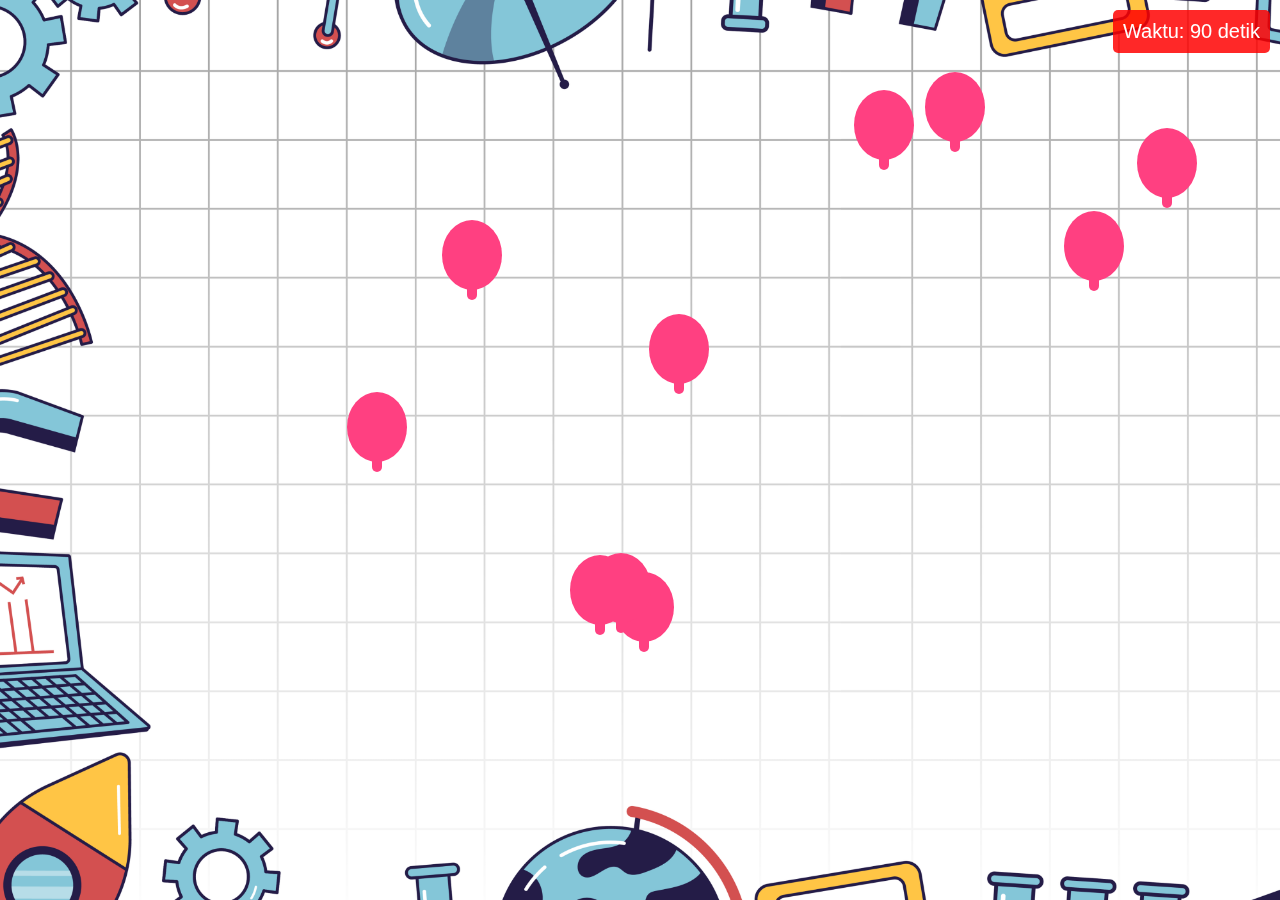
<file: Balon.html>
<!DOCTYPE html>
<html lang="id">
<head>
    <meta charset="UTF-8">
    <meta name="viewport" content="width=device-width, initial-scale=1.0">
    <title>Game Matematika Sederhana</title>
    <link rel="stylesheet" href="./CSS/Balon.css">
</head>
<body>
    <div id="game-container">
        <div id="overlay" class="hidden"></div>
        <div id="question-box" class="hidden">
            <p id="question"></p>
            <input type="number" id="answer" placeholder="Jawaban Anda">
            <button id="submit">Kirim</button>
        </div>
        <div id="custom-alert" class="hidden">
            <p id="alert-message"></p>
            <button id="alert-ok">OK</button>
        </div>
        <div id="confetti-container"></div>

        <!-- Timer dan skor akhir -->
        <div id="timer">Waktu: <span id="time-left">90</span> detik</div>
        
        <!-- Di dalam div id="game-container" -->
        <div id="result-popup" class="hidden">
            <div class="popup-content">
                <h2 id="result-message"></h2>
                <p>Anda berhasil memecahkan <span id="score"></span> balon.</p>
                <button id="restart-btn">Mulai Ulang</button>
                <a id="next-btn" href="pick.html" class="button">Kembali</a>
            </div>
        </div>
        <audio id="pop-sound" src="./ASSET/pop.mp3"></audio>
        <audio id="correct-sound" src="./ASSET/yay.mp3"></audio>
        <audio id="wrong-sound" src="./ASSET/wrong.mp3"></audio>
    </div>

    <script>
    const gameContainer = document.getElementById('game-container');
    const questionBox = document.getElementById('question-box');
    const questionElement = document.getElementById('question');
    const answerInput = document.getElementById('answer');
    const submitButton = document.getElementById('submit');
    const overlay = document.getElementById('overlay');
    const customAlert = document.getElementById('custom-alert');
    const alertMessage = document.getElementById('alert-message');
    const alertOk = document.getElementById('alert-ok');
    const confettiContainer = document.getElementById('confetti-container');
    const timerElement = document.getElementById('time-left');
    const resultPopup = document.getElementById('result-popup');
    const resultMessage = document.getElementById('result-message');
    const scoreElement = document.getElementById('score');
    const restartBtn = document.getElementById('restart-btn');
    const nextBtn = document.getElementById('next-btn');

    let currentAnswer = 0;
    let currentBalloon = null;
    let balloons = [];
    let score = 0;
    let balloonsPopped = 0; // Menambahkan variabel untuk menghitung balon yang dipecahkan
    let timeLeft = 90;
    let timerInterval;

    function getRandomNumber(min, max) {
        return Math.floor(Math.random() * (max - min + 1)) + min;
    }

    function getRandomOperator() {
        const operators = ['+', '-', 'x'];
        return operators[Math.floor(Math.random() * operators.length)];
    }

    function calculateAnswer(num1, num2, operator) {
        switch (operator) {
            case '+':
                return num1 + num2;
            case '-':
                return num1 - num2;
            case 'x':
                return num1 * num2;
        }
    }

    function createBalloons(count, questionCount) {
        for (let i = 0; i < count; i++) {
            const balloon = document.createElement('div');
            balloon.classList.add('balloon');
            balloon.style.left = `${Math.random() * 90}%`;
            balloon.style.top = `${Math.random() * 70}%`;
            balloon.style.animation = `float ${3 + Math.random() * 2}s ease-in-out infinite`;
            balloon.style.animationDelay = `${Math.random() * 2}s`;
            
            // Menentukan apakah balon ini memiliki soal atau tidak
            if (i < questionCount) {
                balloon.dataset.hasQuestion = 'true';
                balloon.addEventListener('click', onBalloonClick);
            } else {
                balloon.dataset.hasQuestion = 'false';
                balloon.addEventListener('click', onEmptyBalloonClick);
            }
            
            gameContainer.appendChild(balloon);
            balloons.push(balloon);
        }
        // Mengacak urutan balon
        shuffleArray(balloons);
    }

    function shuffleArray(array) {
        for (let i = array.length - 1; i > 0; i--) {
            const j = Math.floor(Math.random() * (i + 1));
            [array[i], array[j]] = [array[j], array[i]];
        }
    }

    function onBalloonClick(event) {
        currentBalloon = event.target;
        createParticles(currentBalloon);
        currentBalloon.style.visibility = 'hidden';
        currentBalloon.removeEventListener('click', onBalloonClick);
        playSound('pop-sound');
        balloonsPopped++; // Tambahkan ini
        setTimeout(() => {
            showQuestion();
        }, 1000);
    }

    function createParticles(balloon) {
        for (let i = 0; i < 20; i++) {
            const particle = document.createElement('div');
            particle.classList.add('particle');
            gameContainer.appendChild(particle);

            const rect = balloon.getBoundingClientRect();
            const x = rect.left + rect.width / 2;
            const y = rect.top + rect.height / 2;

            particle.style.left = `${x}px`;
            particle.style.top = `${y}px`;

            const angle = Math.random() * Math.PI * 2;
            const speed = Math.random() * 5 + 2;
            const dx = Math.cos(angle) * speed;
            const dy = Math.sin(angle) * speed;

            animateParticle(particle, dx, dy);
        }
    }

    function animateParticle(particle, dx, dy) {
        let x = parseFloat(particle.style.left);
        let y = parseFloat(particle.style.top);
        let opacity = 1;

        function update() {
            x += dx;
            y += dy;
            opacity -= 0.02;

            particle.style.left = `${x}px`;
            particle.style.top = `${y}px`;
            particle.style.opacity = opacity;

            if (opacity > 0) {
                requestAnimationFrame(update);
            } else {
                particle.remove();
            }
        }

        requestAnimationFrame(update);
    }

    function showQuestion() {
        const num1 = getRandomNumber(-10, 10);
        const num2 = getRandomNumber(-10, 10);
        const operator = getRandomOperator();

        currentAnswer = calculateAnswer(num1, num2, operator);

        let questionText = '';
        if (num1 < 0) {
            questionText += `(${num1})`;
        } else {
            questionText += num1;
        }
        questionText += ` ${operator} `;
        if (num2 < 0) {
            questionText += `(${num2})`;
        } else {
            questionText += num2;
        }
        questionText += ' = ?';

        questionElement.textContent = questionText;
        overlay.classList.remove('hidden');
        overlay.classList.add('show');
        questionBox.classList.remove('hidden');
        questionBox.classList.add('show');
        answerInput.value = '';
        answerInput.focus();
    }

    function checkAnswer() {
        const userAnswer = parseInt(answerInput.value);

        if (userAnswer === currentAnswer) {
            showCustomAlert('Benar! Jawaban yang bagus!');
            playSound('correct-sound');
            removeBalloon();
            score++;
            balloonsPopped++;
        } else {
            showCustomAlert('Maaf, jawaban salah. Coba lagi!');
            playSound('wrong-sound'); // Pastikan ini dipanggil
            resetBalloon();
        }
    }

    function showCustomAlert(message) {
        alertMessage.textContent = message;
        customAlert.classList.remove('hidden');
        customAlert.classList.add('show');
        overlay.classList.remove('hidden');
        overlay.classList.add('show');
    }

    function hideCustomAlert() {
        customAlert.classList.remove('show');
        overlay.classList.remove('show');
        questionBox.classList.remove('show');
        setTimeout(() => {
            customAlert.classList.add('hidden');
            overlay.classList.add('hidden');
            questionBox.classList.add('hidden');
        }, 300); // Sesuaikan dengan durasi animasi
    }

    function removeBalloon(balloon) {
        const index = balloons.indexOf(balloon);
        if (index > -1) {
            balloons.splice(index, 1);
        }
        balloon.remove();
        if (balloon === currentBalloon) {
            currentBalloon = null;
        }
        checkGameCompletion();
    }

    function resetBalloon() {
        currentBalloon.style.visibility = 'visible';
        currentBalloon = null;
    }

    function createConfetti() {
        for (let i = 0; i < 100; i++) {
            const confetti = document.createElement('div');
            confetti.classList.add('confetti');
            confetti.style.left = `${Math.random() * 100}%`;
            confetti.style.animationDuration = `${Math.random() * 2 + 2}s`;
            confetti.style.animationDelay = `${Math.random() * 2}s`;
            confetti.style.backgroundColor = `hsl(${Math.random() * 360}, 100%, 50%)`;
            confetti.style.width = `${Math.random() * 10 + 5}px`;
            confetti.style.height = `${Math.random() * 10 + 5}px`;
            confettiContainer.appendChild(confetti);
        }
    }

    function checkGameCompletion() {
        if (balloons.length === 0 || balloons.every(balloon => balloon.dataset.hasQuestion === 'false')) {
            endGame(true);
        }
    }

    function startTimer() {
        timerInterval = setInterval(() => {
            timeLeft--;
            timerElement.textContent = timeLeft;

            if (timeLeft === 0) {
                endGame(false);
            }
        }, 1000);
    }

    function endGame(isWin = false) {
        clearInterval(timerInterval);
        
        if (isWin) {
            createConfetti();
            resultMessage.textContent = 'Selamat! Anda berhasil memecahkan semua balon!';
        } else {
            resultMessage.textContent = 'Waktu habis!';
        }
        
        // Selalu tampilkan jumlah balon yang dipecahkan
        document.querySelector('#result-popup .popup-content p').style.display = 'block';
        scoreElement.textContent = balloonsPopped;
        
        resultPopup.classList.remove('hidden');
        resultPopup.classList.add('show');
    }

    restartBtn.addEventListener('click', () => {
        location.reload();
    });

    nextBtn.addEventListener('click', (e) => {
        // If you have specific logic to execute before navigating, do it here
        // e.g., saving state or showing a confirmation dialog

        // If you don't need to prevent the default action, you can remove e.preventDefault()
        // e.preventDefault(); // Remove this line if you want the default navigation to occur
    });

    answerInput.addEventListener('keyup', (e) => {
        if (e.key === 'Enter') {
            checkAnswer();
        }
    });

    alertOk.addEventListener('click', hideCustomAlert);

    overlay.addEventListener('click', (e) => {
        if (e.target === overlay) {
            hideCustomAlert();
            resetBalloon();
        }
    });

    submitButton.addEventListener('click', checkAnswer);

    // Inisialisasi game
    createBalloons(10, 7); // 10
    startTimer();

    function playSound(soundId) {
        const sound = document.getElementById(soundId);
        sound.currentTime = 0; // Reset audio ke awal
        sound.play();
    }

    document.addEventListener('click', function() {
        document.removeEventListener('click', arguments.callee);
        const audio = document.createElement('audio');
        audio.src = 'sounds/silent.mp3'; // File audio kosong atau sangat pendek
        audio.play().then(() => {
            // Audio sudah diizinkan
        }).catch(error => {
            console.log('Autoplay tidak diizinkan');
        });
    }, { once: true });

    function onEmptyBalloonClick(event) {
        const balloon = event.target;
        createParticles(balloon);
        balloon.style.visibility = 'hidden';
        balloon.removeEventListener('click', onEmptyBalloonClick);
        playSound('pop-sound');
        balloonsPopped++; // Tambahkan ini
        showCustomAlert('Balon kosong!');
        setTimeout(() => {
            removeBalloon(balloon);
        }, 1000);
    }
    </script>
</body>
</html>
</file>
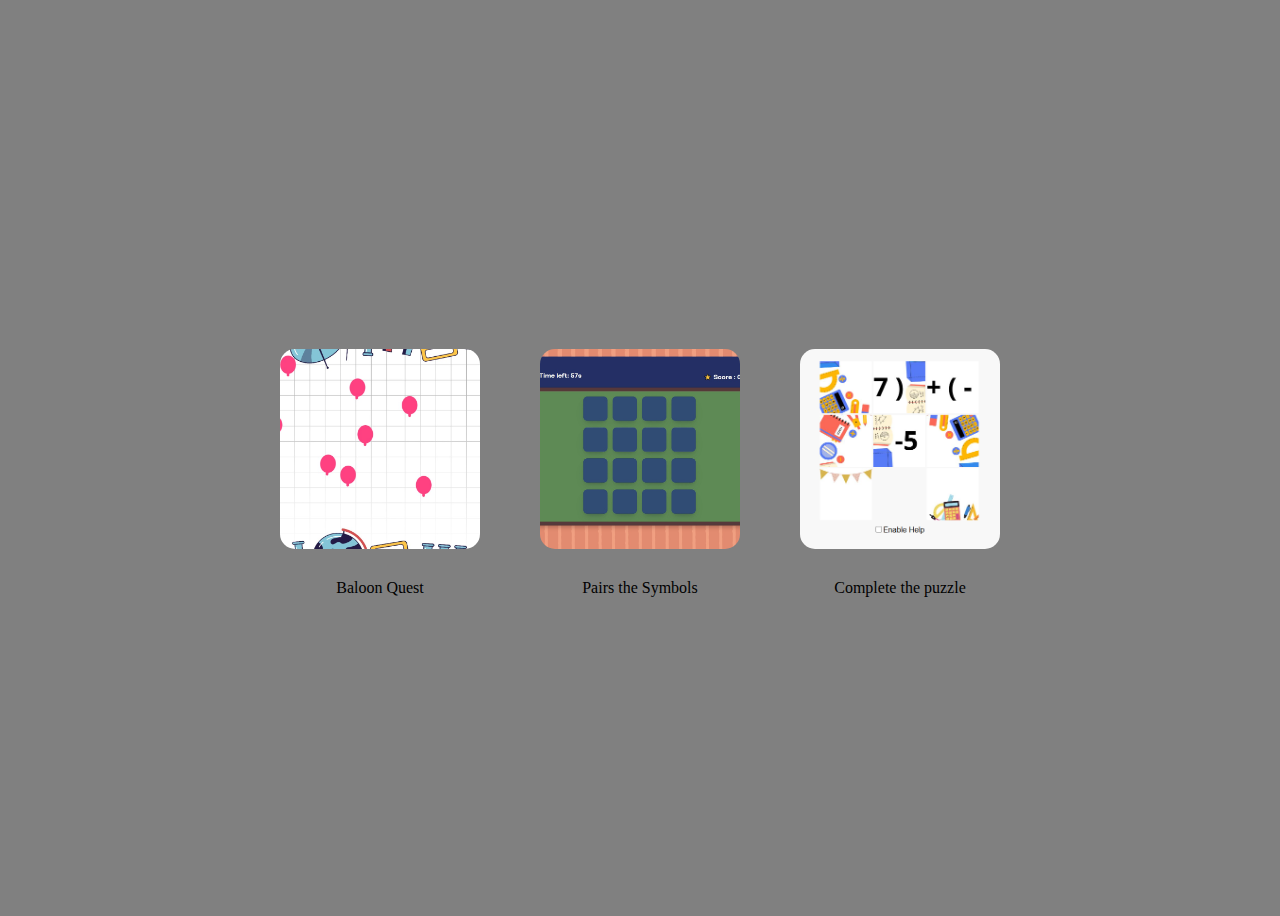
<file: pick.html>
<!DOCTYPE html>
<html lang="en">
<head>
    <meta charset="UTF-8">
    <meta name="viewport" content="width=device-width, initial-scale=1.0">
    <title>Kotak Tengah</title>
    <style>
        html {
            user-select: none;
            -moz-user-select: none;
            -webkit-user-select: none;
            -webkit-user-drag: none;
        }
        body{
            background-color: grey;
            user-select: none;
            -moz-user-select: none;
            -webkit-user-select: none;
            -webkit-user-drag: none;
        }
        .container {
            display: flex;
            justify-content: center;
            align-items: center;
            height: 100vh;
            flex-wrap: wrap; /* Allow items to wrap to the next line */
        }
        @media (max-width: 600px) {
            .container {
                flex-direction: column; /* Stack items vertically */
            }
            .box {
                width: 200px; /* Adjust width to fit the screen */
                margin: 10px 0; /* Adjust margin for vertical spacing */
            }
        }
        .box {
            height: 200px;
            margin: 30px;
            background-color: lightblue;
            display: flex;
            justify-content: center;
            align-items: center;
            text-align: center;
            cursor: pointer;
            transition: ease-in 0.1s;
            min-width: 200px; /* Set a minimum width to prevent shrinking */
        }
        .box:hover{
            transform: translateY(-4px);
            transition: ease-in 0.1s;
        }
        #satu{
            background-image: url(./ASSET/baloon.jpeg);
            background-size: cover;
            background-position: center;
            border-radius: 15px;
        }
        #dua{
            background-image: url(./ASSET/pairs.jpeg);
            background-size: cover;
            background-position: center;
            border-radius: 15px;
        }
        #tiga{
            background-image: url(./ASSET/puzzle.png);
            background-size: cover;
            background-position: center;
            border-radius: 15px;
        }
        .box-name {
            margin-top: 5px;
            text-align: center;
        }
    </style>
</head>
<body>
    <div class="container">
        <div>
            <a href="Balon.html" class="box" id="satu"></a>
            <div class="box-name">Baloon Quest</div>
        </div>
        <div>
            <a href="reallylastpair.html" class="box" id="dua"></a>
            <div class="box-name">Pairs the Symbols</div>
        </div>
        <div>
            <a href="puzzlefix.html" class="box" id="tiga"></a>
            <div class="box-name">Complete the puzzle</div>
        </div>
    </div>
</body>
</html>
</file>
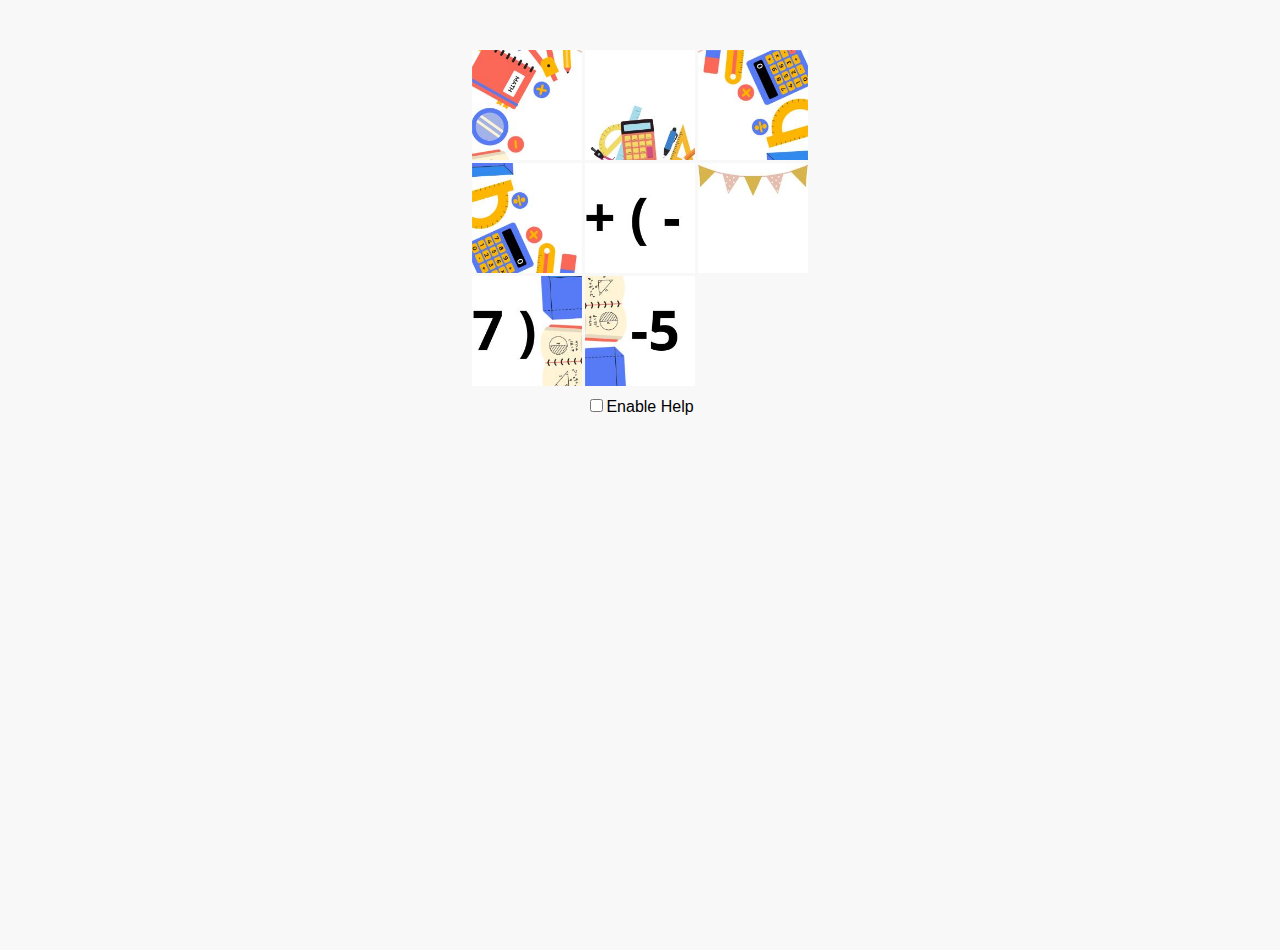
<file: puzzlefix.html>
<!DOCTYPE html>
<html>
<head>
    <meta name="viewport" content="width=device-width, initial-scale=1.0"/>
    <title>Puz</title>
    <style>
        @font-face {
            font-family: Lucida;
            src: url('resources/fonts/Monaco.ttf');
        }

        * {
            font-family: Arial;
            box-sizing: border-box;
        }
        html, body {
            height: 100%;
        }
        html {
            user-select: none;
            -moz-user-select: none;
            -webkit-user-select: none;
            -webkit-user-drag: none;
        }
        body {
            margin: 0px;
            background-color: #f8f8f8;
            user-select: none;
            -moz-user-select: none;
            -webkit-user-select: none;
            -webkit-user-drag: none;
        }

        /* #heading_Container {
            margin-top: 0px;
            height: 110px;
            display: flex;
            background-color: white;
            box-shadow: 0 2px 4px 0 rgba(0,0,0,0.16);
            font-weight: 10px;
            flex-direction: column;
            justify-content: center;    
        } */

        #heading_Container > div#head {
            height: 30px;
            letter-spacing: 2px;
            font-size: 30px;
            display: flex;
            margin: 0 auto;
        }

        div#game {
            height: 336px;
            position: relative;
            width: 336px;
            margin: auto auto;
            margin-top: 50px;
        }

        li.tile {
            display: inline-block;
            height: 110px;
            width: 110px;
            position: absolute;
            transition: 0.3s;
            cursor: pointer;
            background-size: contain;
        }

        #blank {
            cursor: default;
            border: none;
        }
        #help {
            margin-top: 10px;
            text-align: center;
        }
        span.number {
            display: none;
            width: 30px;
            border: 1px solid black;
            background-color: rgba(255,255,255,0.3);
            text-align: center;
            font-size: 25px;
        }

        div#frame {
            display: none; /* Hide the frame element */
            /* Removed background and shadow properties */
        }

        /* #changeimage {
            position: absolute;
            left: 50px;
            display: inline-block;
            height: 50px;
            width: 50px;
            background-image: url('resources/pictures/icons/options.png');
            background-repeat: no-repeat;
            background-size: 100% 100%;
            cursor: pointer;
        } */

        #wrapper {
            position: absolute;
            width: 100%;
            height: 100%;
            border: 8px solid black;
            z-index: 9999;
            background: rgba(0,0,0,0.6);
            padding-top: 15%;
            display: none;
        }

        #img-container {
            margin: auto auto;
            height: 50%;
            border: 1px solid white;
            width: 60%; 
            background-color: rgba(255,255,255,0.9);
            text-align: center;
            font-size: 30px;
            padding-top: 10px;
        }

        .imageselect:hover {
            cursor: pointer;
            display: inline-block;
            box-shadow: 0 4px 8px 0 rgba(0, 0, 0, 0.2), 0 6px 20px 0 rgba(0, 0, 0, 0.19);
        }

        @media screen and (max-width: 1209px) {
            div#frame { 
                display: none; 
            }

            #img-container {
                height: 100%;
                margin: 0 0;
                width: 100%;
            }

            #wrapper {
                padding-top: 0px;
            }

            #heading_Container {
                height: 50px;
            }

            #changeimage {
                height: 30px;
                width: 30px;
                left: 10px;
            }
        }

        .overlay {
            display: none;
            position: fixed;
            top: 0;
            left: 0;
            width: 100%;
            height: 100%;
            background-color: rgba(0, 0, 0, 0.5);
            z-index: 5;
        }

        .popup {
            display: none;
            position: fixed;
            top: 50%;
            left: 50%;
            transform: translate(-50%, -50%);
            background-color: white;
            padding: 30px;
            border: none;
            z-index: 10;
            text-align: center;
            border-radius: 15px;
            box-shadow: 0px 5px 15px rgba(0, 0, 0, 0.2);
            transition: transform 0.3s ease, opacity 0.3s ease;
        }

        .popup.show {
            display: block;
            opacity: 1;
            transform: translate(-50%, -50%);
        }

        .popup p {
            margin-bottom: 10px;
            font-size: 18px;
            font-weight: bold;
        }

        .popup input[type="number"] {
            width: 100%;
            padding: 5px;
            margin-bottom: 10px;
            border: 1px solid #ccc;
            border-radius: 3px;
        }

        .popup button {
            width: 100%;
            padding: 10px;
            background-color: #1371ff;
            color: white;
            border: none;
            border-radius: 3px;
            cursor: pointer;
        }

        .popup button:hover {
            background-color: #194fc2;
        }

        .win-stars {
            display: flex;
            justify-content: center;
            margin-bottom: 10px;
        }

        .win-stars div {
            width: 20px;
            height: 20px;
            background-color: gold;
            border-radius: 50%;
            margin: 0 5px;
        }

        .final-score {
            text-align: center;
            font-size: 14px;
            color: #666;
        }

        .button-container {
            display: flex;
            justify-content: center;
            gap: 20px;
            margin-top: 20px;
        }

        .button, #submitWin {
            background-color: #007BFF; /* Primary blue color */
            color: white;
            border: none;
            padding: 10px 20px;
            border-radius: 8px;
            cursor: pointer;
            font-size: 16px;
            transition: background-color 0.3s ease;
        }

        .button:hover, #submitWin:hover {
            background-color: #0056b3; /* Darker blue on hover */
        }

        #submitWin {
            margin-top: 10px; /* Add some space above the submit button */
        }
    </style>
</head>
<body>
    <div id="heading_Container">
        <div id="changeimage"></div>
        <!-- <div id="head">Slider Puzzle</div> -->
    </div>
    <div id="frame"></div>
    <div id="game">
        <li class="tile" id="1"><span class="number">1</span></li>
        <li class="tile" id="2"><span class="number">2</span></li>
        <li class="tile" id="3"><span class="number">3</span></li>
        <li class="tile" id="4"><span class="number">4</span></li>
        <li class="tile" id="5"><span class="number">5</span></li>
        <li class="tile" id="6"><span class="number">6</span></li>
        <li class="tile" id="7"><span class="number">7</span></li>
        <li class="tile" id="8"><span class="number">8</span></li>
        <li class="tile" id="blank"><span></span></li>
    </div>
    <div id="help">
        <input type="checkbox" name="enablehelp" onchange="shownumbers();">Enable Help
        <div id="inputContainer" style="display: none;">
            <input type="number" id="winInput" placeholder="Enter the Answer">
            <button id="submitWin">Submit</button>
        </div>
    </div>
    <div class="overlay" id="overlay"></div>
    <div class="popup" id="popupWin">
        <p>Congrats you have been finished the puzzle!</p>
        <div id="win-stars" class="win-stars"></div>
        <div id="final-score" class="final-score"></div>
        <div class="button-container">
            <button class="button" id="homeButton">🏠︎</button>
            <button class="button" id="menuButton">≡</button>
            <button class="button" id="retryButton">↺</button>
        </div>
    </div>
    <script>
        var game = new Object();
        game.tiles = Array.from(document.getElementsByClassName('tile')); //is our board
        game.folders = ["pug"]; //while randoming pictures
        game.gameStarted = false;
        game.img = {1:"1.jpg", //for setting the board up
                    2:"2.jpg",
                    3:"3.jpg",
                    4:"4.jpg",
                    5:"5.jpg",
                    6:"6.jpg",
                    7:"7.jpg",
                    8:"8.jpg",
                    9:""};
        game.blanktile = document.getElementById('blank'); //the blank tile
        game.winCondition = Array.from(document.getElementsByClassName('tile')); //current game condition will be checked against this
        game.helpenabled = false;
        game.frame = document.getElementById('frame');
        game.wrapper = document.getElementById('wrapper');
        game.slectImg = document.getElementsByClassName('imgsel');
        game.options = document.getElementById('changeimage');

        function setPuzzleImage() {
            // Removed the line setting the frame background image
            for (var i = 0; i < game.tiles.length; i++) {
                var tileImg = i + 1;
                game.tiles[i].style.backgroundImage = "url('" + "resources/pictures/pug/" + game.img[tileImg] + "')";
            }
        }

        function addClickEvent(){ //adding click event to each tile
            for(var i=0;i<game.tiles.length-1;i++){
                game.tiles[i].addEventListener('click',function(){
                    shiftPuzzle(this);
                    win();
                });
            }

            for(var i=0;i<game.slectImg.length;i++){
                game.slectImg[i].addEventListener('click',function () {
                    game.tiles = Array.from(document.getElementsByClassName('tile'));
                    setPuzzleImage();
                    setTiles(game);
                    game.wrapper.style.display="none";
                });
            }

            game.options.addEventListener('click',function () {
                game.wrapper.style.display = "inline-block";
            });
        }

        function shuffle(array){ //shuffle is part of set tiles
            var a = Math.floor(((Math.random()*150)+150));
            var bot_right = [-3,-1];
            var bot_left = [-3,1];
            var top_right = [3,-1];
            var top_left = [3,1];
            var middle_right = [-1,-3,3];
            var middle_left = [1,3,-3];
            var middle_top = [1,-1,3];
            var middle_bot = [1,-1,-3];
            var middle = [1,3,-3,-1];
            var moves;
            for(var i = 0;i<a;i++) {
                var position = Array.prototype.indexOf.call(array,game.blanktile);
                if(position == 0){
                    moves = top_left;    
                }
                if (position == 1) {
                    moves = middle_top;    
                }
                if(position == 2){
                    moves = top_right;
                }
                if(position == 3){
                    moves = middle_left;
                }
                if(position == 4){
                    moves = middle;
                }
                if(position == 5){
                    moves = middle_right;
                }
                if (position == 6) {
                    moves = bot_left;
                }
                if (position == 7) {
                    moves = middle_bot
                }
                if (position == 8) {
                    moves = bot_right;
                }
                move = moves[Math.floor(Math.random()*moves.length)];
                array[position] = array[position+move];
                array[position+move] = game.blanktile;
            }
            return array
        }
        
        function setTiles(gameobj){
            var a = gameobj.tiles
            a = shuffle(a);
            var set = [[a[0],a[1],a[2]],[a[3],a[4],a[5]],[a[6],a[7],a[8]]];
            for(var i =0; i<3;i++){
                position = (Array.prototype.indexOf.call(set[0],set[0][i]))*113
                set[0][i].style.top = "0px";
                set[0][i].style.left = position.toString()+"px";
            }
            for(var i =0; i<3;i++){
                position = (Array.prototype.indexOf.call(set[1],set[1][i]))*113
                set[1][i].style.top = "113px";
                set[1][i].style.left = position.toString()+"px";
            }
            for(var i =0; i<3;i++){
                position = (Array.prototype.indexOf.call(set[2],set[2][i]))*113
                set[2][i].style.top = "226px";
                set[2][i].style.left = position.toString()+"px";
            }
        }

        function shiftPuzzle(tile){
            if (isRight(tile)){
                moveRight(tile);
            } else if (isLeft(tile)) {
                moveLeft(tile);
            } else if (isTop(tile)){
                moveTop(tile);
            } else if (isDown(tile)){
                moveDown(tile)
            }
        }

        function isRight(tile){
            var position = Array.prototype.indexOf.call(game.tiles,tile);
            blank_position = position + 1;
            if(Object.is(game.tiles[blank_position],game.blanktile) && position!=5 && position!=2 && position!=8){
                return true;
            }
        }

        function moveRight(tile){
            var position = Array.prototype.indexOf.call(game.tiles,tile);
            var current_posX = tile.style.left;
            var res = current_posX.split('px')[0];
            current = eval(res);
            tile.style.left = (current+113).toString()+"px";

            var blank_position = Array.prototype.indexOf.call(game.tiles,game.blanktile);
            var current_blank_posX = game.blanktile.style.left;
            var res_blank = current_blank_posX.split('px')[0];
            var current_blank = eval(res_blank);
            game.blanktile.style.left = (current_blank-113).toString()+"px"; 

            game.tiles[blank_position] = game.tiles[position]
            game.tiles[position] = game.blanktile; 
        }

        function isLeft(tile){
            var position = Array.prototype.indexOf.call(game.tiles,tile);
            blank_position = position - 1;
            if(Object.is(game.tiles[blank_position],game.blanktile) &&  position!=0 && position!=3 && position!=6){
                return true;
            }
        }

        function moveLeft(tile){
            var position = Array.prototype.indexOf.call(game.tiles,tile);
            var current_posX = tile.style.left;
            var res = current_posX.split('px')[0];
            current = eval(res);
            tile.style.left = (current-113).toString()+"px";

            var blank_position = Array.prototype.indexOf.call(game.tiles,game.blanktile);
            var current_blank_posX = game.blanktile.style.left;
            var res_blank = current_blank_posX.split('px')[0];
            var current_blank = eval(res_blank);
            game.blanktile.style.left = (current_blank+113).toString()+"px"; 

            game.tiles[blank_position] = game.tiles[position]
            game.tiles[position] = game.blanktile;
        }

        function isTop(tile){
            var position = Array.prototype.indexOf.call(game.tiles,tile);
            blank_position = position-3;
            if (Object.is(game.tiles[blank_position],game.blanktile)) {
                return true;
            }
        }

        function moveTop(tile){
            var position = Array.prototype.indexOf.call(game.tiles,tile);
            var current_posY = tile.style.top;
            var res = current_posY.split('px')[0];
            current = eval(res);
            tile.style.top = (current-113).toString()+"px";

            var blank_position = Array.prototype.indexOf.call(game.tiles,game.blanktile);
            var current_blank_posY = game.blanktile.style.top;
            var res_blank = current_blank_posY.split('px')[0];
            var current_blank = eval(res_blank);
            game.blanktile.style.top = (current_blank + 113).toString()+"px";

            game.tiles[blank_position] = game.tiles[position]
            game.tiles[position] = game.blanktile;
        }

        function isDown(tile){
            var position = Array.prototype.indexOf.call(game.tiles,tile);
            blank_position = position+3;
            if (Object.is(game.tiles[blank_position],game.blanktile)) {
                return true;
            }
        }

        function moveDown(tile){
            var position = Array.prototype.indexOf.call(game.tiles,tile);
            var current_posY = tile.style.top;
            var res = current_posY.split('px')[0];
            current = eval(res);
            tile.style.top = (current+113).toString()+"px";

            var blank_position = Array.prototype.indexOf.call(game.tiles,game.blanktile);
            var current_blank_posY = game.blanktile.style.top;
            var res_blank = current_blank_posY.split('px')[0];
            var current_blank = eval(res_blank);
            game.blanktile.style.top = (current_blank - 113).toString()+"px";

            game.tiles[blank_position] = game.tiles[position]
            game.tiles[position] = game.blanktile;
        }

        function isEqual(currentboard,winboard){
            for(var i = 0; i<currentboard.length;i++){
                if(currentboard[i]!=winboard[i]){
                    return false
                }
            }
            return true;
        }

        function win() {
            if (isEqual(game.tiles, game.winCondition)) {
                // Show the input field and submit button
                document.getElementById('inputContainer').style.display = 'block';

                // Handle the submit button click
                document.getElementById('submitWin').onclick = function() {
                    var inputValue = document.getElementById('winInput').value;
                    if (inputValue == -12) {
                        // Show the win popup
                        document.getElementById('overlay').style.display = 'block';
                        document.getElementById('popupWin').style.display = 'block';

                        // Add event listeners for the buttons
                        document.getElementById('homeButton').onclick = function() {
                            window.location.href = 'index.html'; // Change to your home page
                        };
                        document.getElementById('menuButton').onclick = function() {
                            window.location.href = 'pick.html'; // Change to your menu page
                        };
                        document.getElementById('retryButton').onclick = function() {
                            location.reload(); // Reload the current page
                        };
                    } else {
                        alert("Try again!");
                    }
                };
            }
        }

        (function (global) {
            setPuzzleImage();
            addClickEvent();
            setTiles(global);
        }(game));

        function shownumbers(){
            var help = document.getElementsByClassName('number');
            if(game.helpenabled){
                game.helpenabled =false;
                for(var i=0;i<help.length;i++){
                    help[i].style.display = "none";
                }
            } else {
                game.helpenabled = true
                for(var i=0;i<help.length;i++){
                    help[i].style.display = "inline-block";
                }
            }
        }
    </script>
</body>
</html>
</file>
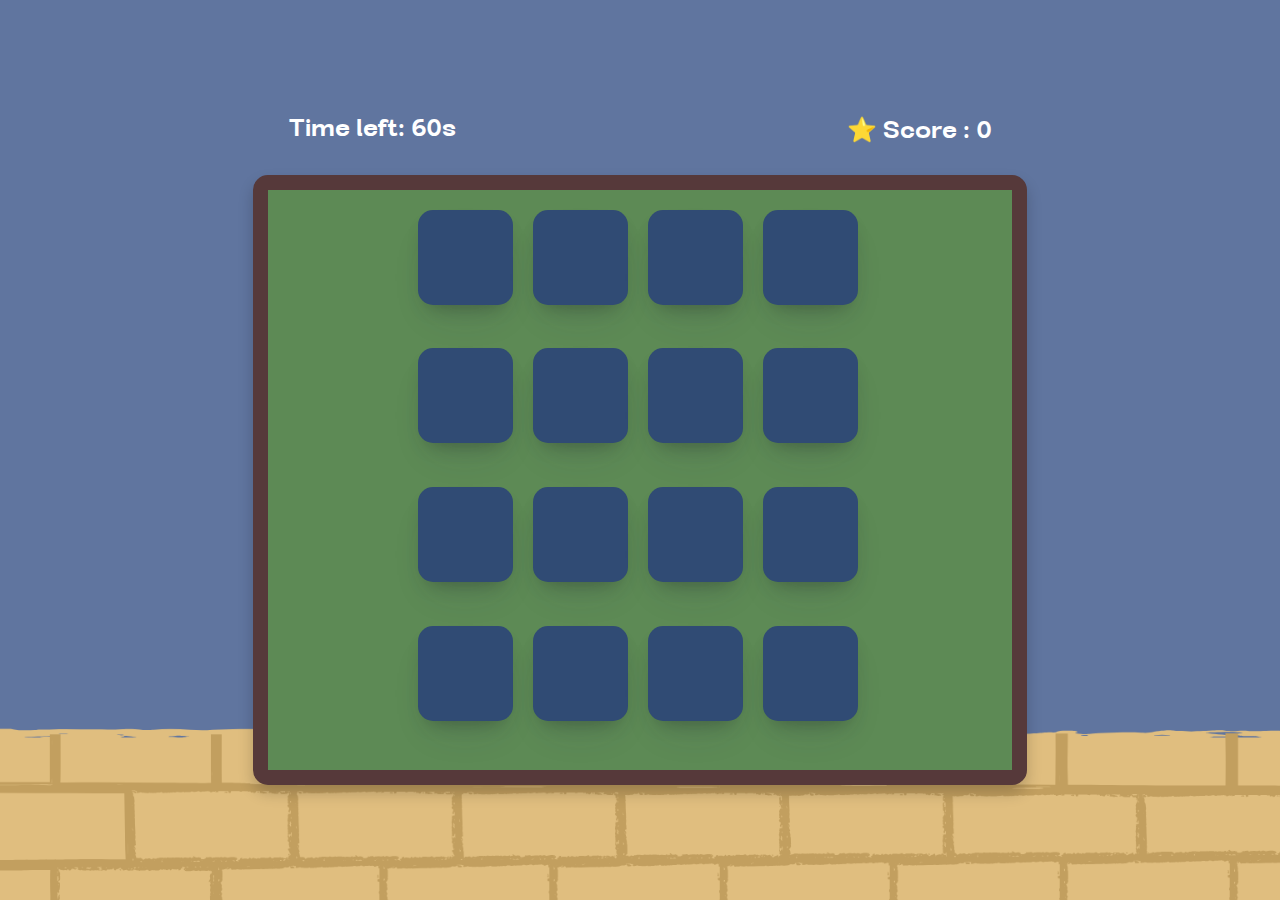
<file: reallylastpair.html>
<!DOCTYPE html>
<html lang="en">
<head>
    <meta charset="UTF-8">
    <meta name="viewport" content="width=device-width, initial-scale=1.0">
    <title>Pairs Game</title>
    <style>


        @font-face {
            font-family: 'font-pairs';
            src: url('ASSET/BasoteRegular-9MGxj.ttf');
        }
        html {
            user-select: none;
            -moz-user-select: none;
            -webkit-user-select: none;
            -webkit-user-drag: none;
        }
        body {
            display: flex;
            flex-direction: column;
            align-items: center;    
            justify-content: center;
            min-height: 100vh;
            margin: 0;
            background-image: url(ASSET/background.png);
            font-family: 'Arial', sans-serif;
            background-size: cover; /* Mengubah ukuran background agar menutupi area */
            background-repeat: repeat-x; /* Agar background bergerak secara horizontal */
            background-position: 0 0; /* Set posisi awal */
            animation: slideBackground 60s linear infinite; 
            user-select: none;
            -moz-user-select: none;
            -webkit-user-select: none;
            -webkit-user-drag: none;
        }

                @keyframes slideBackground {
            0% {
                background-position: 0 0; /* Posisi awal */
            }
            100% {
                background-position: -1000px 0; /* Ubah nilainya sesuai dengan ukuran gambar untuk looping */
            }
        }

        .board {
            display: grid;
            grid-template-columns: repeat(4, 100px);    
            grid-gap: 15px;
            justify-content: center;
            padding: 20px;
            background-color:#5d8a55;
            border-radius: 15px;
            border: 15px solid #56393a;
            box-shadow: 0px 8px 15px rgba(0, 0, 0, 0.2);
            width: 55vw;
            height: 60vh;
        
        }

        .card {
            width: 95px;
            height:95px;
            background-color: #304b74;
            cursor: pointer;
            transition: transform 0.5s ease, opacity 0.5s ease;
            display: flex;
            align-items: center;
            justify-content: center;
            font-size: 24px;
            color: transparent;
            background-size: cover;
            background-position: center;
            border-radius: 15px;
            box-shadow: rgba(50, 50, 93, 0.25) 0px 20px 40px -20px, rgba(0, 0, 0, 0.3) 0px 10px 20px -10px;
        }

        .card.flipped {
            transform: rotateY(180deg);
            color: white;
            box-shadow: rgba(50, 50, 93, 0.25) 0px 20px 40px -20px, rgba(0, 0, 0, 0.3) 0px 10px 20px -10px;
        }

        .card.matched {
            opacity: 0;
            pointer-events: none;
        }

        #timer, #score {
            font-size: 24px;
            color: white;
            font-family: 'font-pairs';
        }

        #timer {
            margin-bottom: 20px;
        }

        .star {
            position: absolute;
            font-size: 24px;
            transition: transform 1s ease, opacity 1s ease;
        }

        .popup {
            display: none;
            position: fixed;
            top: 50%;
            left: 50%;
            transform: translate(-50%, -50%);
            background-color: white;
            padding: 30px;
            border: none;
            z-index: 10;
            text-align: center;
            border-radius: 15px;
            box-shadow: 0px 5px 15px rgba(0, 0, 0, 0.2);
            transition: transform 0.3s ease, opacity 0.3s ease;
        }

        .overlay {
            display: none;
            position: fixed;
            top: 0;
            left: 0;
            width: 100%;
            height: 100%;
            background-color: rgba(0, 0, 0, 0.5);
            z-index: 5;
        }

        .button-container {
            display: flex;
            justify-content: center;
            gap: 20px;
            margin-top: 20px;
        }

        .button {
            background-color: #4CAF50;
            color: white;
            border: none;
            padding: 10px 20px;
            border-radius: 8px;
            cursor: pointer;
            font-size: 16px;
            transition: background-color 0.3s ease;
        }

        .button:hover {
            background-color: #45a049;
        }

        .win-stars {
            font-size: 36px;
            margin-top: 20px;
        }

        .win-stars span {
            font-size: 36px;
        }

        .win-stars .middle-star {
            font-size: 48px;
        }

        .hidden-star {
            opacity: 0;
        }

        .final-score {
            font-size: 24px;
            margin-top: 10px;
        }

        .popup.show {
            display: block;
            opacity: 1;
            transform: translate(-50%, -50%);
        }

        .header {
            display: flex;
            justify-content: space-between;
            width: 55vw; /* Sesuaikan dengan lebar board */
            margin-bottom: 10px;
        }

        p {
            font-family: 'font-pairs';
            font-size: 25px;
        }

                @media (max-width: 768px) {
            .board {
                grid-template-columns: repeat(4, 1fr); /* 3 kolom pada tablet */
            }

            #timer, #score {
                font-size: 20px; /* Ukuran font lebih kecil */
            }

            .button {
                font-size: 14px; /* Ukuran teks tombol lebih kecil */
            }
        }


        @media (max-width: 480px) {
            .board {
                grid-template-columns: repeat(4, 1fr);
                grid-gap: 7px; 
                padding-left: 70px;
                padding-right: 70px;
                
                
            }

            #timer, #score {
                font-size: 15px; /* Ukuran font lebih kecil */
            }

            .button {
                font-size: 12px; /* Ukuran teks tombol lebih kecil */
            }
            .card {
            width: 18.5vw;
            height: 13vh;
           
            
            
        }
    }
    </style>
</head>
<body>
    <div class="header">
    <div id="timer">Time left: 60s</div>
    <div id="score">⭐ Score : 0</div>
    </div>
    <div id="game-board" class="board">
        <!-- Cards will be dynamically added here -->
    </div>
    
    <div class="overlay" id="overlay"></div>
    <div class="popup" id="popupWin">
        <p>Congrats!</p>
        <div id="win-stars" class="win-stars"></div>
        <div id="final-score" class="final-score"></div>
        <div class="button-container">
            <button class="button" id="left-button">🏠︎</button>
            <button class="button" id="continue-buttonWin">≡</button>
            <button class="button" id="right-button">↺</button>
        </div>
    </div>
    <script>
        const images = [
            { id: '1', src: './ASSET/divided.png' },
            { id: '1', src: './ASSET/dividedL.png' },
            { id: '2', src: './ASSET/equals.png' },
            { id: '2', src: './ASSET/equalsL.png' },
            { id: '3', src: './ASSET/minus.png' },
            { id: '3', src: './ASSET/minusL.png' },
            { id: '4', src: './ASSET/multiple.png' },
            { id: '4', src: './ASSET/multipleL.png' },
            { id: '5', src: './ASSET/percent.png' },
            { id: '5', src: './ASSET/percentL.png' },
            { id: '6', src: './ASSET/phi.png' },
            { id: '6', src: './ASSET/phiL.png' },
            { id: '7', src: './ASSET/plus.png' },
            { id: '7', src: './ASSET/plusL.png' },
            { id: '8', src: './ASSET/squareroot.png' },
            { id: '8', src: './ASSET/squarerootL.png' }
        ];

        let hasFlippedCard = false;
        let firstCard, secondCard;
        let lockBoard = false;
        let timeLeft = 60;
        const timerElement = document.getElementById('timer');
        const gameBoard = document.getElementById('game-board');
        const scoreElement = document.getElementById('score');
        const overlay = document.getElementById('overlay');
        const popupWin = document.getElementById('popupWin');
        const continueButtonWin = document.getElementById('continue-buttonWin');
        const leftButton = document.getElementById('left-button');
        const rightButton = document.getElementById('right-button');
        const winStarsElement = document.getElementById('win-stars');
        const finalScoreElement = document.getElementById('final-score');
        let matchedPairs = 0;
        let score = 0;
        let timerInterval;
        let gameWon = false; // Track if the game is won

        continueButtonWin.addEventListener('click', () => {
            window.location.href = 'pick.html'; // Redirect to game.html
        });

        leftButton.addEventListener('click', () => {
            window.location.href = 'index.html'; // Redirect to landingpage.html
        });

        rightButton.addEventListener('click', () => {
            location.reload(); // Refresh the page
        });

        function shuffle(array) {
            for (let i = array.length - 1; i > 0; i--) {
                const j = Math.floor(Math.random() * (i + 1));
                [array[i], array[j]] = [array[j], array[i]];
            }
        }

        function createBoard() {
            shuffle(images);
            images.forEach(image => {
                const card = document.createElement('div');
                card.classList.add('card');
                card.dataset.id = image.id;
                card.dataset.image = image.src;
                card.addEventListener('click', flipCard);
                gameBoard.appendChild(card);
            });
        }

        function flipCard() {
            if (lockBoard) return;
            if (this === firstCard) return;

            this.classList.add('flipped');
            this.style.backgroundImage = `url(${this.dataset.image})`;

            if (!hasFlippedCard) {
                hasFlippedCard = true;
                firstCard = this;
                return;
            }

            secondCard = this;
            checkForMatch();
        }

        function checkForMatch() {
            let isMatch = firstCard.dataset.id === secondCard.dataset.id;
            isMatch ? disableCards() : unflipCards();
        }

        function disableCards() {
            lockBoard = true;
            setTimeout(() => {
                firstCard.classList.add('matched');
                secondCard.classList.add('matched');
                createStar(firstCard);
                createStar(secondCard);
                updateScore();
                resetBoard();
            }, 500); // Delay of 2 seconds before setting opacity to 0
            matchedPairs++;
            if (matchedPairs === images.length / 2) {
                clearInterval(timerInterval);
                gameWon = true; // Set gameWon to true
                setTimeout(showPopupWin, 2000); // Delay of 2 seconds before showing the win popup
            }
        }

        function createStar(card) {
            const star = document.createElement('div');
            star.classList.add('star');
            star.textContent = '⭐';
            document.body.appendChild(star);

            const cardRect = card.getBoundingClientRect();
            const scoreRect = scoreElement.getBoundingClientRect();

            star.style.left = `${cardRect.left + cardRect.width / 2}px`;
            star.style.top = `${cardRect.top + cardRect.height / 2}px`;

            requestAnimationFrame(() => {
                star.style.transform = `translate(${scoreRect.left - cardRect.left}px, ${scoreRect.top - cardRect.top}px)`;
                star.style.opacity = '0';
            });

            setTimeout(() => {
                star.remove();
            }, 1000);
        }

        function unflipCards() {
            lockBoard = true;
            setTimeout(() => {
                firstCard.classList.remove('flipped');
                secondCard.classList.remove('flipped');
                firstCard.style.backgroundImage = '';
                secondCard.style.backgroundImage = '';
                resetBoard();
            }, 1000);
        }

        function resetBoard() {
            [hasFlippedCard, lockBoard] = [false, false];
            [firstCard, secondCard] = [null, null];
        }

        function startTimer() {
            timerInterval = setInterval(() => {
                if (!gameWon) { // Only decrease time if the game is not won
                    timeLeft--;
                    timerElement.textContent = `Time left: ${timeLeft}s`;
                    if (timeLeft <= 0) {
                        clearInterval(timerInterval);
                        setTimeout(showPopupWin, 2000); // Show the win popup with delay
                    }
                }
            }, 1000);
        }

        function updateScore() {
            score += 50;
            scoreElement.textContent = `⭐ Point: ${score}`;
        }

        function showPopupWin() {
            overlay.style.display = 'block';
            popupWin.style.display = 'block';
            let stars = '';
            if (score >= 400) {
                stars = '<span>⭐</span> <span class="middle-star">⭐</span> <span>⭐</span>';
            } else if (score >= 250) {
                stars = '<span>⭐</span> <span class="middle-star">⭐</span> <span class="hidden-star">⭐</span>';
            } else if (score >= 50) {
                stars = '<span>⭐</span> <span class="hidden-star middle-star">⭐</span> <span class="hidden-star">⭐</span>';
            }
            winStarsElement.innerHTML = stars;
            finalScoreElement.textContent = `Score: ${score}`;
        }

        createBoard();
        startTimer();
    </script>
</body>
</html>
</file>
<file: CSS/Balon.css>
/* Layout dasar untuk body dan container game */
html {
    user-select: none;
    -moz-user-select: none;
    -webkit-user-select: none;
    -webkit-user-drag: none;
}
body {
    margin: 0;
    padding: 0;
    display: flex;
    justify-content: center;
    align-items: center;
    height: 100vh;
    background-color: #f0f0f0;
    font-family: Arial, sans-serif;
    background: url(../ASSET/BgBalon.png);
    background-size: cover;
    user-select: none;
    -moz-user-select: none;
    -webkit-user-select: none;
    -webkit-user-drag: none;
}

#game-container {
    position: relative;
    width: 100%;
    height: 100vh;
    overflow: hidden;
    padding: 60px; /* Menambahkan padding ke container */
    box-sizing: border-box; /* Memastikan padding tidak menambah ukuran container */
}

/* Balloon styling */
.balloon {
    position: absolute;
    width: 60px;
    height: 70px;
    background-color: #ff4081;
    border-radius: 50%;
    cursor: pointer;
    transition: all 0.3s ease;
    z-index: 2; /* Balloon tetap berada di bawah overlay */
}

.balloon::before {
    content: "";
    position: absolute;
    bottom: -10px;
    left: 50%;
    transform: translateX(-50%);
    width: 10px;
    height: 15px;
    background-color: #ff4081;
    border-radius: 0 0 5px 5px;
}

/* Animasi untuk balon yang melayang */
@keyframes float {
    0% {
        transform: translateY(0) rotate(0deg);
    }
    50% {
        transform: translateY(-20px) rotate(5deg);
    }
    100% {
        transform: translateY(0) rotate(0deg);
    }
}

/* Animasi pecah balon */
.particle {
    position: absolute;
    width: 10px;
    height: 10px;
    background-color: #ff6b6b;
    border-radius: 50%;
    pointer-events: none;
    animation: explode 0.5s forwards ease-out; /* Animasi pecahan balon */
}

/* Animasi pecah balon */
@keyframes explode {
    0% {
        transform: scale(1) translate(0, 0);
        opacity: 1;
    }
    100% {
        transform: scale(0.1) translate(100px, 100px); /* Arah dan jarak pecahan */
        opacity: 0;
    }
}

/* Overlay untuk background saat pop-up tampil */
#overlay {
    position: fixed;
    top: 0;
    left: 0;
    width: 100%;
    height: 100%;
    background-color: rgba(0, 0, 0, 0.5);
    backdrop-filter: blur(5px);
    z-index: 10; /* Overlay muncul di depan game container dan balon */
    display: flex;
    justify-content: center;
    align-items: center;
}

#overlay.hidden {
    display: none;
}

/* Styling untuk pop-up pertanyaan */
#question-box {
    position: fixed;
    top: 50%;
    left: 50%;
    transform: translate(-50%, -50%);
    background-color: #ffffff;
    padding: 30px;
    border-radius: 15px;
    text-align: center;
    z-index: 20; /* Pop-up muncul di depan overlay */
    box-shadow: 0 0 20px rgba(0, 0, 0, 0.2);
    font-family: Arial, sans-serif;
}

#question {
    font-size: 24px;
    margin-bottom: 20px;
    color: #333;
    padding: 0 10px;
}

#answer {
    width: 100%;
    padding: 10px;
    font-size: 18px;
    border: 2px solid #4ecdc4;
    border-radius: 5px;
    margin-bottom: 15px;
}

#submit {
    background-color: #4ecdc4;
    color: white;
    border: none;
    padding: 10px 20px;
    font-size: 18px;
    border-radius: 5px;
    cursor: pointer;
    transition: background-color 0.3s;
}

#submit:hover {
    background-color: #45b7a7;
}

#question-box.hidden {
    display: none;
}

/* Styling untuk custom alert */
#custom-alert {
    position: fixed;
    top: 50%;
    left: 50%;
    transform: translate(-50%, -50%);
    background-color: #ffffff;
    padding: 20px;
    border-radius: 10px;
    text-align: center;
    z-index: 30; /* Alert muncul paling depan */
    box-shadow: 0 0 20px rgba(0, 0, 0, 0.2);
    font-family: Arial, sans-serif;
}

#custom-alert.hidden {
    display: none;
}

#alert-message {
    font-size: 18px;
    margin-bottom: 15px;
    color: #333;
}

#alert-ok {
    background-color: #4ecdc4;
    color: white;
    border: none;
    padding: 8px 16px;
    font-size: 16px;
    border-radius: 5px;
    cursor: pointer;
    transition: background-color 0.3s;
}

#alert-ok:hover {
    background-color: #45b7a7;
}

/* Timer styling */
#timer {
    position: fixed;
    top: 10px;
    right: 10px;
    font-size: 20px;
    background-color: #ff0000d7;
    padding: 10px;
    color: #ffffff;
    border-radius: 5px;
    z-index: 5; /* Timer tetap di atas tapi di bawah overlay dan pop-up */
}

/* Score popup styling */
#score-popup {
    position: fixed;
    top: 50%;
    left: 50%;
    transform: translate(-50%, -50%);
    background-color: white;
    border: 1px solid black;
    padding: 20px;
    z-index: 1000;
}

#score-popup.hidden {
    display: none;
}

.hidden {
    display: none;
}

/* Pop-up akhir */
/* Animasi masuk untuk pop-up skor */
@keyframes slideIn {
    0% {
        transform: translate(-50%, -60%); /* Mulai dari atas */
        opacity: 0; /* Awalnya transparan */
    }
    100% {
        transform: translate(-50%, -50%); /* Posisi akhir */
        opacity: 1; /* Akhirnya terlihat */
    }
}

/* Styling untuk pop-up skor */
#score-popup {
    position: fixed;
    top: 50%;
    left: 50%;
    transform: translate(-50%, -50%);
    background-color: #ffffff; /* Warna latar belakang putih */
    padding: 20px;
    border-radius: 10px; /* Sudut membulat */
    text-align: center; /* Pusatkan teks */
    z-index: 30; /* Pastikan pop-up muncul di depan overlay */
    box-shadow: 0 0 20px rgba(0, 0, 0, 0.2); /* Bayangan halus */
    font-family: Arial, sans-serif; /* Font yang mudah dibaca */
    animation: slideIn 0.5s ease; /* Terapkan animasi */
}

/* Teks dalam pop-up skor */
#score-popup p {
    font-size: 18px; /* Ukuran font */
    color: #333; /* Warna teks */
    margin: 10px 0; /* Margin antara paragraf */
}

/* Tombol untuk memulai ulang */
#restart-btn {
    background-color: #4ecdc4; /* Warna latar belakang tombol */
    color: white; /* Warna teks */
    border: none; /* Tanpa border */
    padding: 10px 20px; /* Padding tombol */
    font-size: 16px; /* Ukuran font tombol */
    border-radius: 5px; /* Sudut membulat pada tombol */
    cursor: pointer; /* Ubah kursor saat hover */
    transition: background-color 0.3s; /* Transisi halus saat hover */
}

#restart-btn:hover {
    background-color: #45b7a7; /* Warna latar belakang tombol saat hover */
}

/* Pop-up skor tersembunyi */
#score-popup.hidden {
    display: none; /* Tersembunyi saat kelas 'hidden' ditambahkan */
}

/* Gaya umum untuk tombol */
.button {
    background-color: #4ecdc4; /* Warna latar belakang tombol */
    color: white; /* Warna teks */
    border: none; /* Tanpa border */
    padding: 10px 20px; /* Padding tombol */
    font-size: 16px; /* Ukuran font tombol */
    border-radius: 5px; /* Sudut membulat pada tombol */
    cursor: pointer; /* Ubah kursor saat hover */
    transition: background-color 0.3s; /* Transisi halus saat hover */
    text-decoration: none; /* Hilangkan garis bawah pada tautan */
    margin-left: 10px; /* Jarak antara tombol */
}

.button:hover {
    background-color: #45b7a7; /* Warna latar belakang tombol saat hover */
}

#result-popup {
    position: fixed;
    top: 0;
    left: 0;
    width: 100%;
    height: 100%;
    background-color: rgba(0, 0, 0, 0.5);
    display: flex;
    justify-content: center;
    align-items: center;
    z-index: 1000;
}

.popup-content {
    background-color: white;
    padding: 20px;
    border-radius: 10px;
    text-align: center;
    box-shadow: 0 0 10px rgba(0, 0, 0, 0.3);
}

#result-message {
    font-size: 24px;
    margin-bottom: 10px;
}

#restart-btn, #next-btn {
    margin: 10px;
    padding: 10px 20px;
    font-size: 16px;
    cursor: pointer;
    border: none;
    border-radius: 5px;
    transition: background-color 0.3s;
}

#restart-btn {
    background-color: #2196F3;
    color: white;
}

#next-btn {
    background-color: #2196F3;
    color: white;
    text-decoration: none;
    display: inline-block;
}

#restart-btn:hover, #next-btn:hover {
    opacity: 0.8;
}

.hidden {
    display: none !important;
}

.confetti {
    position: absolute;
    width: 10px;
    height: 10px;
    background-color: #f00;
    animation: confetti-fall 3s linear infinite;
    z-index: 1000;
}

@keyframes confetti-fall {
    0% {
        transform: translateY(0) rotate(0deg);
        opacity: 1;
    }
    100% {
        transform: translateY(100vh) rotate(720deg);
        opacity: 0;
    }
}

/* Menambahkan media query untuk perangkat dengan layar lebih kecil */
@media (max-width: 768px) {
    #game-container {
        padding: 30px; /* Mengurangi padding untuk layar yang lebih kecil */
    }

    .balloon {
        width: 40px; /* Mengurangi ukuran balon untuk layar yang lebih kecil */
        height: 50px;
    }
}
</file>
